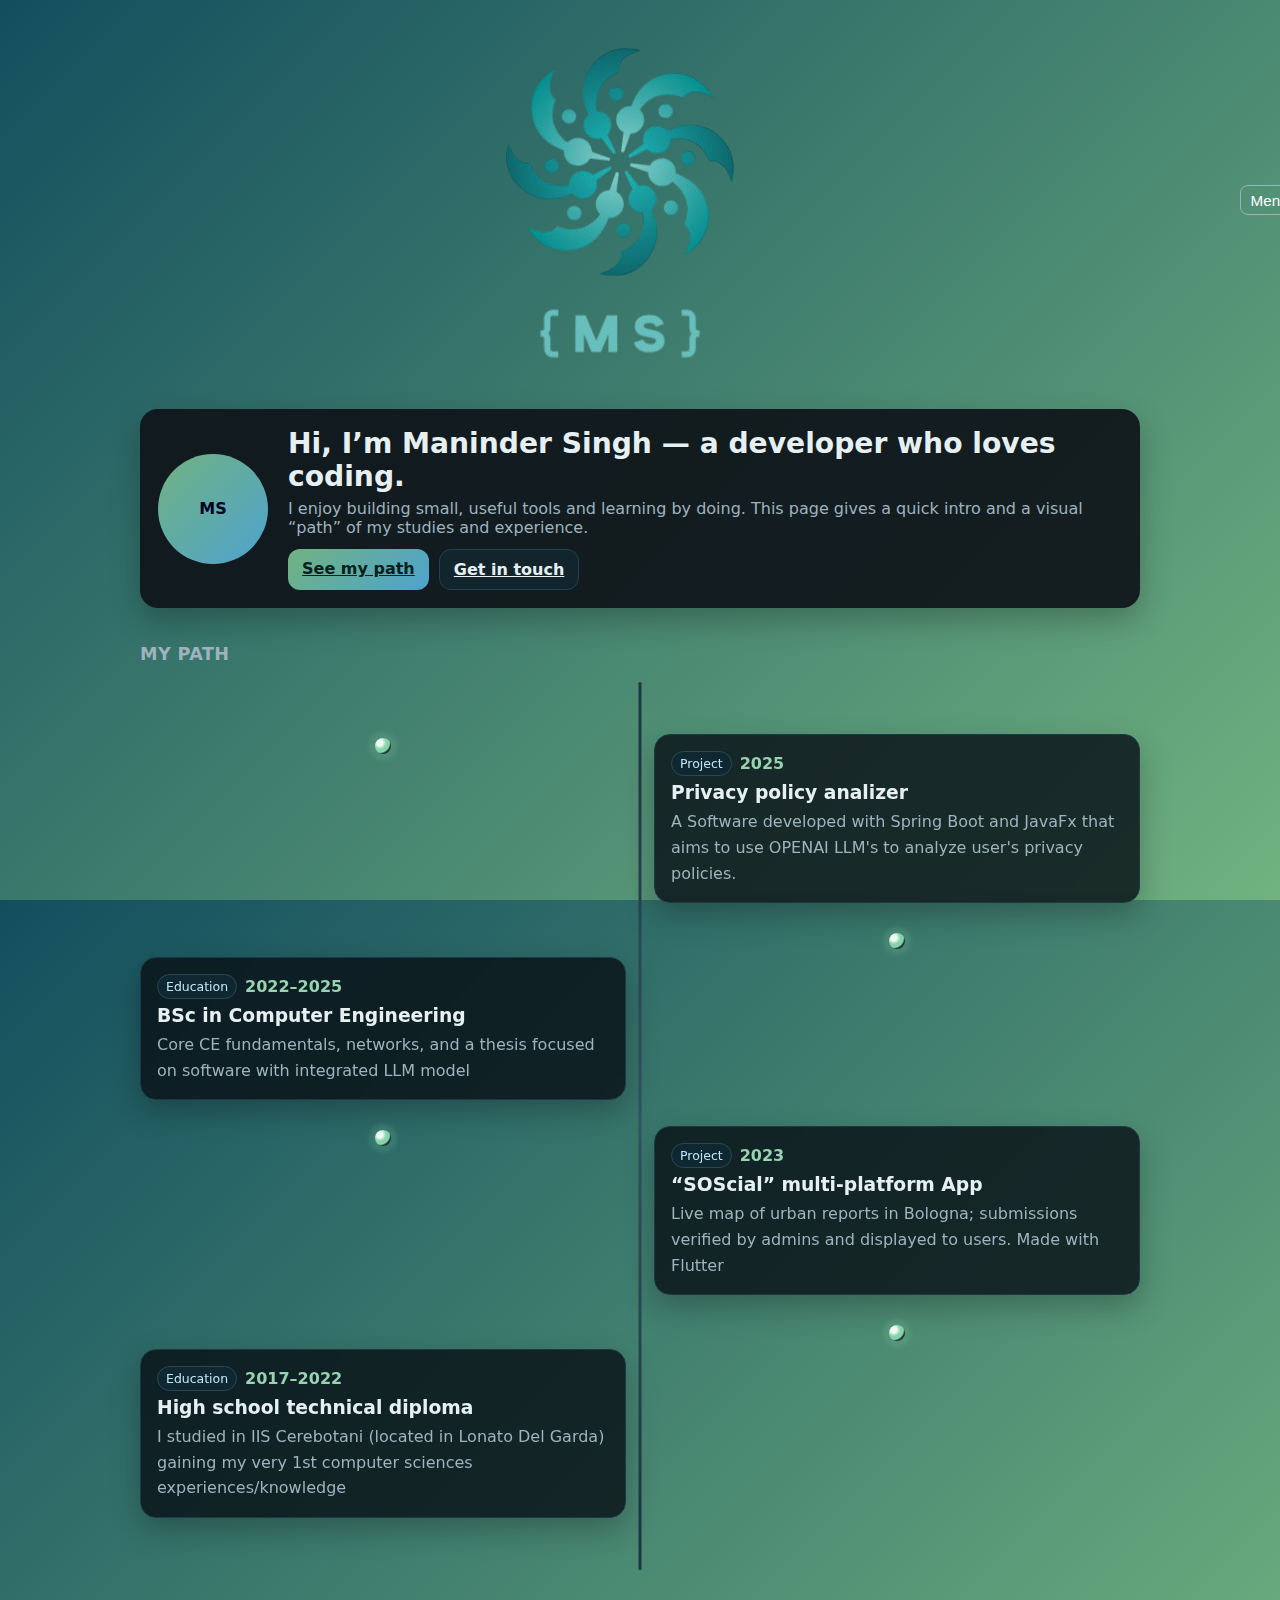
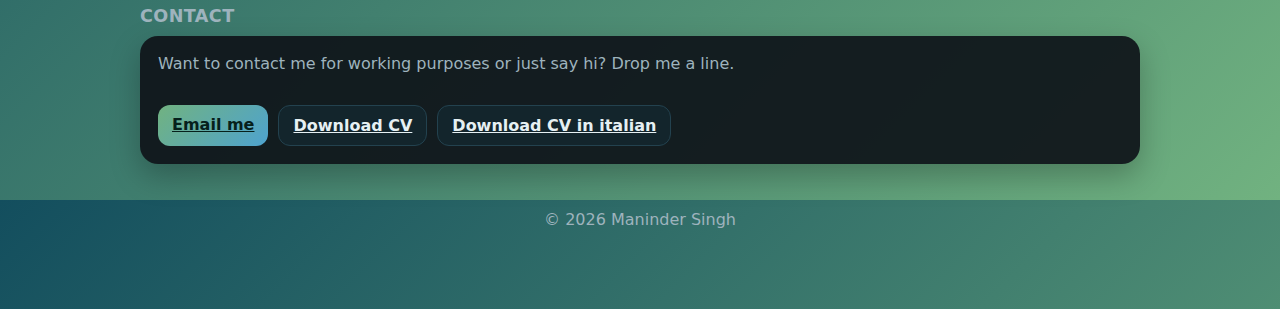
<file: index.html>
<!doctype html>
<html lang="en">

<head>
    <meta charset="utf-8" />
    <meta name="viewport" content="width=device-width, initial-scale=1" />
    <link rel="stylesheet" href="navbarStyle.css">
    <script src="navbarScript.js" defer></script>
    <title>My Home • Short Intro & Path</title>
    <style>
        :root {
            --bg: #134E5E;
            /* page background */
            --bg2: #71B280;
            --bg3: #2c5364;
            --card: #0f141aee;
            /* translucent card */
            --text: #e6f0f3;
            /* main text */
            --muted: #9eb3bd;
            /* secondary text */
            --accent: #71B280;
            /* green accent */
            --accent2: #4ea3cf;
            /* blue accent */
            --line: #1f3642;
            /* timeline line */
            --dot: #88d4ab;
            /* timeline dot */
            --shadow: 0 12px 30px rgba(0, 0, 0, .25);
            --radius: 18px;
        }

        html,
        body {
            height: 100%;
        }

        body {
            margin: 0;
            font-family: system-ui, -apple-system, Segoe UI, Roboto, Helvetica, Arial, sans-serif;
            background: linear-gradient(135deg, var(--bg), var(--bg2));
            color: var(--text);
            -webkit-font-smoothing: antialiased;
            -moz-osx-font-smoothing: grayscale;
        }

        /* ===== Layout ===== */
        .container {
            max-width: 1000px;
            margin: 0 auto;
            padding: 24px 18px 80px;
        }

      

        .hero {
            display: grid;
            grid-template-columns: 110px 1fr;
            gap: 20px;
            align-items: center;
            background: var(--card);
            border-radius: var(--radius);
            padding: 18px 18px;
            box-shadow: var(--shadow);
        }

        .avatar {
            width: 110px;
            height: 110px;
            border-radius: 50%;
            background: linear-gradient(135deg, var(--accent), var(--accent2));
            display: grid;
            place-items: center;
            color: #002;
            font-weight: 800;
        }

        .hero h1 {
            font-size: clamp(1.4rem, 2.2vw, 2rem);
            margin: 0 0 6px
        }

        .hero p {
            margin: 0;
            color: var(--muted)
        }

        .cta {
            margin-top: 12px;
            display: flex;
            gap: 10px;
            flex-wrap: wrap
        }

        .btn {
            background: linear-gradient(135deg, var(--accent), var(--accent2));
            color: #06201b;
            border: none;
            padding: 10px 14px;
            border-radius: 12px;
            font-weight: 700;
            cursor: pointer
        }

        .btn.secondary {
            background: #13252c;
            color: var(--text);
            border: 1px solid #23424f
        }

        /* ===== Path Timeline ===== */
        .section-title {
            margin: 36px 0 10px;
            font-size: 1.1rem;
            color: var(--muted);
            font-weight: 700;
            letter-spacing: .4px;
            text-transform: uppercase
        }

        .timeline {
            position: relative;
            margin: 18px 0 0;
            padding: 26px 0
        }

        /* center line */
        .timeline::before {
            content: "";
            position: absolute;
            left: 50%;
            top: 0;
            bottom: 0;
            width: 3px;
            background: linear-gradient(var(--line), #335463, var(--line));
            border-radius: 2px;
            transform: translateX(-50%)
        }

        .item {
            position: relative;
            display: grid;
            grid-template-columns: repeat(2, 1fr);
            gap: 28px;
            margin: 26px 0
        }

        .item:nth-child(even) .card {
            grid-column: 1
        }

        .item:nth-child(even) .spacer {
            grid-column: 2
        }

        .spacer {
            position: relative;
        }

        /* dot on the center line */
        .spacer::before {
            content: "";
            position: absolute;
            left: 50%;
            top: 12px;
            transform: translate(-50%, -50%);
            width: 16px;
            height: 16px;
            border-radius: 50%;
            background: radial-gradient(circle at 30% 30%, #fff 0 20%, var(--dot) 40% 60%, #0a1b21 70%)
        }

        .spacer::after {
            content: "";
            position: absolute;
            left: 50%;
            top: 12px;
            transform: translate(-50%, -50%);
            width: 28px;
            height: 28px;
            border-radius: 50%;
            background: rgba(136, 212, 171, .16);
            filter: blur(2px)
        }

        .card {
            background: rgba(9, 16, 22, .82);
            backdrop-filter: blur(6px);
            border: 1px solid #1e3945;
            border-radius: 16px;
            padding: 16px 16px;
            box-shadow: var(--shadow);
            transition: transform .2s ease, box-shadow .2s ease;
        }

        .card:hover {
            transform: translateY(-3px);
            box-shadow: 0 16px 36px rgba(0, 0, 0, .35)
        }

        .meta {
            display: flex;
            gap: 8px;
            align-items: center;
            margin-bottom: 6px
        }

        .badge {
            font-size: .78rem;
            background: #0f2730;
            border: 1px solid #254957;
            color: #bfe7f8;
            padding: 4px 8px;
            border-radius: 999px
        }

        .year {
            font-weight: 800;
            color: #97d2b1
        }

        .card h3 {
            margin: 6px 0 6px
        }

        .card p {
            margin: 0;
            color: var(--muted);
            line-height: 1.6
        }

        /* ===== Footer ===== */
        footer {
            margin: 46px 0 0;
            color: var(--muted);
            text-align: center
        }

        /* ===== Responsive ===== */
        @media (max-width: 820px) {
            .item {
                grid-template-columns: 1fr;
            }

            .timeline::before {
                left: 22px;
                transform: none
            }

            .spacer::before,
            .spacer::after {
                left: 22px;
            }

            .item .card {
                grid-column: 1;
                margin-left: 48px
            }
        }
    </style>
</head>

<body>
    <header class="nav" id="nav">
            <div class="right">

            </div>

            <div class="brand"><img id="imgLogo" class="imgLogo" src="materialeGithub/logo.png" alt="logo"></div>
            <div class="left"></div>
            <div class="menu-container">
                <button class="menu-btn" id="menu-btn" aria-expanded="false" aria-controls="menu">Menu</button>
                <ul class="nav-links" id="menu" role="menu">
                    <li><a href="index.html" role="menuitem">Home</a></li>
                    <li><a href="contacts.html" role="menuitem">Contatti</a></li>
                    <li><a href="myRepos.html" role="menuitem">I miei lavori</a></li>
                </ul>
            </div>

        </header>
    <div class="container">
        

        <section id="about" class="hero">
            <div class="avatar">MS</div>
            <div>
                <h1>Hi, I’m Maninder Singh — a developer who loves coding.</h1>
                <p>I enjoy building small, useful tools and learning by doing. This page gives a quick intro and a
                    visual “path” of my studies and experience.</p>
                <div class="cta">
                    <a class="btn" href="#path">See my path</a>
                    <a class="btn secondary" href="#contact">Get in touch</a>
                </div>
            </div>
        </section>

        <h2 id="path" class="section-title">My Path</h2>
        <section class="timeline">
            <!-- Item 0 -->
            <div class="item">
                <div class="spacer" aria-hidden="true"></div>
                <div class="card">
                    <div class="meta"><span class="badge">Project</span><span class="year">2025</span></div>
                    <h3>Privacy policy analizer</h3>
                    <p>A Software developed with Spring Boot and JavaFx that aims to use OPENAI LLM's to analyze user's privacy policies.</p>
                </div>
                
            </div>
            <!-- Item 1 -->
            <div class="item">
                <div class="spacer" aria-hidden="true"></div>
                <div class="card">
                    <div class="meta"><span class="badge">Education</span><span class="year">2022–2025</span></div>
                    <h3>BSc in Computer Engineering</h3>
                    <p>Core CE fundamentals, networks, and a thesis focused on software with integrated LLM model</p>
                </div>
                
            </div>

            <!-- Item 2 -->
            <div class="item">
                <div class="spacer" aria-hidden="true"></div>
                <div class="card">
                    <div class="meta"><span class="badge">Project</span><span class="year">2023</span></div>
                    <h3>“SOScial” multi-platform App</h3>
                    <p>Live map of urban reports in Bologna; submissions verified by admins and displayed to users. Made with Flutter</p>
                </div>
                
            </div>

            <!-- Item 3 -->
            <div class="item">
                <div class="spacer" aria-hidden="true"></div>
                <div class="card">
                    <div class="meta"><span class="badge">Education</span><span class="year">2017–2022</span></div>
                    <h3>High school technical diploma</h3>
                    <p>I studied in IIS Cerebotani (located in Lonato Del Garda) gaining my very 1st computer sciences experiences/knowledge</p>
                </div>
                
            </div>
        </section>

        <h2 id="contact" class="section-title">Contact</h2>
        <section class="hero" style="grid-template-columns:1fr">
            <p>Want to contact me for working purposes or just say hi? Drop me a line.</p>
            <div class="cta">
                <a class="btn" href="mailto:maninderqwer2@gmail.com">Email me</a>
                <a class="btn secondary" href="cvEng.pdf">Download CV</a>
                <a class="btn secondary" href="cvIta.pdf">Download CV in italian</a>
            </div>
        </section>

        <footer>© <span id="y"></span> Maninder Singh</footer>
    </div>

    <script>
        // tiny script to update the footer year
        document.getElementById('y').textContent = new Date().getFullYear();
    </script>
</body>

</html>
</file>
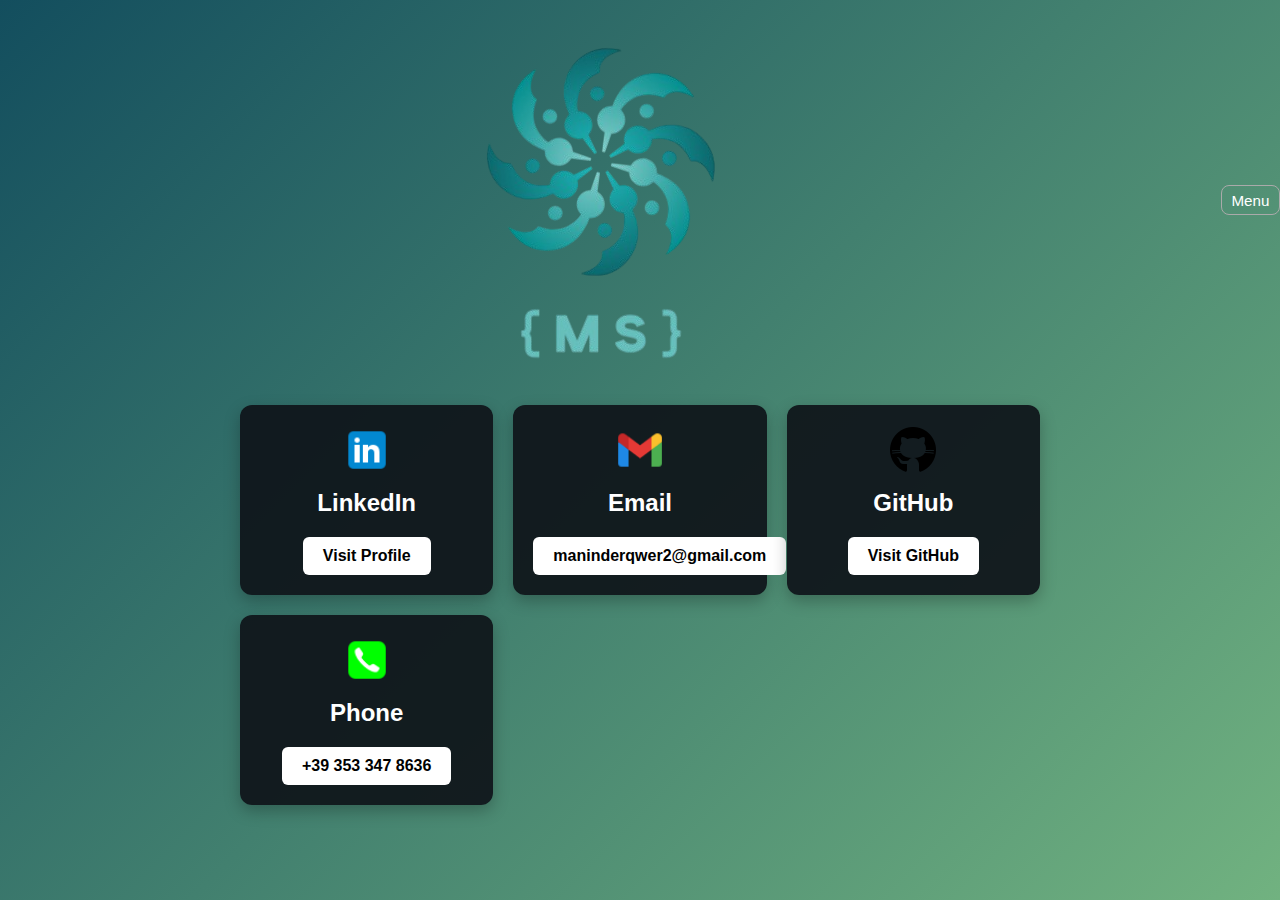
<file: contacts.html>
<!DOCTYPE html>
<html lang="en">
<head>
  <meta charset="UTF-8">
  <meta name="viewport" content="width=device-width, initial-scale=1.0">
  <link rel="stylesheet" href="navbarStyle.css">
  <title>Contacts | My GitHub</title>
  <script type="text/javascript" src="navbarScript.js" defer></script>
  <style>
    body {
      margin: 0;
      font-family: "Segoe UI", Tahoma, Geneva, Verdana, sans-serif;
      background: linear-gradient(135deg, #134E5E, #71B280);
      color: #fff;
      min-height: 100vh;
      display: flex;
      flex-direction: column;
      align-items: center;
    }

    main {
      display: grid;
      grid-template-columns: repeat(auto-fit, minmax(250px, 1fr));
      gap: 20px;
      width: 90%;
      max-width: 800px;
      padding: 20px;
    }
    
    .card {
      background: #0f141aee;
      border-radius: 12px;
      padding: 20px;
      box-shadow: 0 6px 16px rgba(0,0,0,0.25);
      text-align: center;
      transition: transform 0.2s, background 0.2s;
    }

    .card:hover {
      transform: translateY(-5px);
      background: rgba(255, 255, 255, 0.1);
    }

    .card h2 {
      margin: 10px 0;
    }

    .card a {
      display: inline-block;
      margin-top: 10px;
      padding: 10px 20px;
      text-decoration: none;
      background: #FFF;
      color: #000;
      font-weight: bold;
      border-radius: 6px;
      transition: background 0.3s;
    }

    .card a:hover {
      background: #134E5E;
      color: #FFF;
    }

    .card img {
      border-radius: 8px;
      width:50px;
      height:50px;
    }
  </style>
</head>
<body>
  
  <header class="nav" id="nav">
    <div class="right"></div>

    <div class="brand">
      <img id="imgLogo" class="imgLogo" src="materialeGithub/logo.png" alt="logo">
    </div>
    <div class="left"></div>
    <div class="menu-container">
      <button class="menu-btn" id="menu-btn" aria-expanded="false" aria-controls="menu">Menu</button>
      <ul class="nav-links" id="menu" role="menu">
        <li><a href="index.html" role="menuitem">Home</a></li>
        <li><a href="contacts.html" role="menuitem">Contatti</a></li>
        <li><a href="myRepos.html" role="menuitem">I miei lavori</a></li>
      </ul>
    </div>
  </header>
  

  <main>
    <div class="card">
      <img src="materialeGithub/linkedinLogo.png" alt="LinkedIn Logo">
      <h2>LinkedIn</h2>
      <a href="https://www.linkedin.com/in/manindersingh03" target="_blank">Visit Profile</a>
    </div>

    <div class="card">
      <img src="materialeGithub/gmailLogo.png" alt="Email Icon">
      <h2>Email</h2>
      <a href="mailto:maninderqwer2@gmail.com">maninderqwer2@gmail.com</a>
    </div>

    <div class="card">
      <img src="materialeGithub/gitLogo.png" alt="GitHub Logo">
      <h2>GitHub</h2>
      <a href="https://github.com/DeafKnight03" target="_blank">Visit GitHub</a>
    </div>

    <div class="card">
      <img src="materialeGithub/phoneLogo.png" alt="Phone Icon">
      <h2>Phone</h2>
      <a href="tel:+393533478636">+39 353 347 8636</a>
    </div>
  </main>
</body>
</html>
</file>
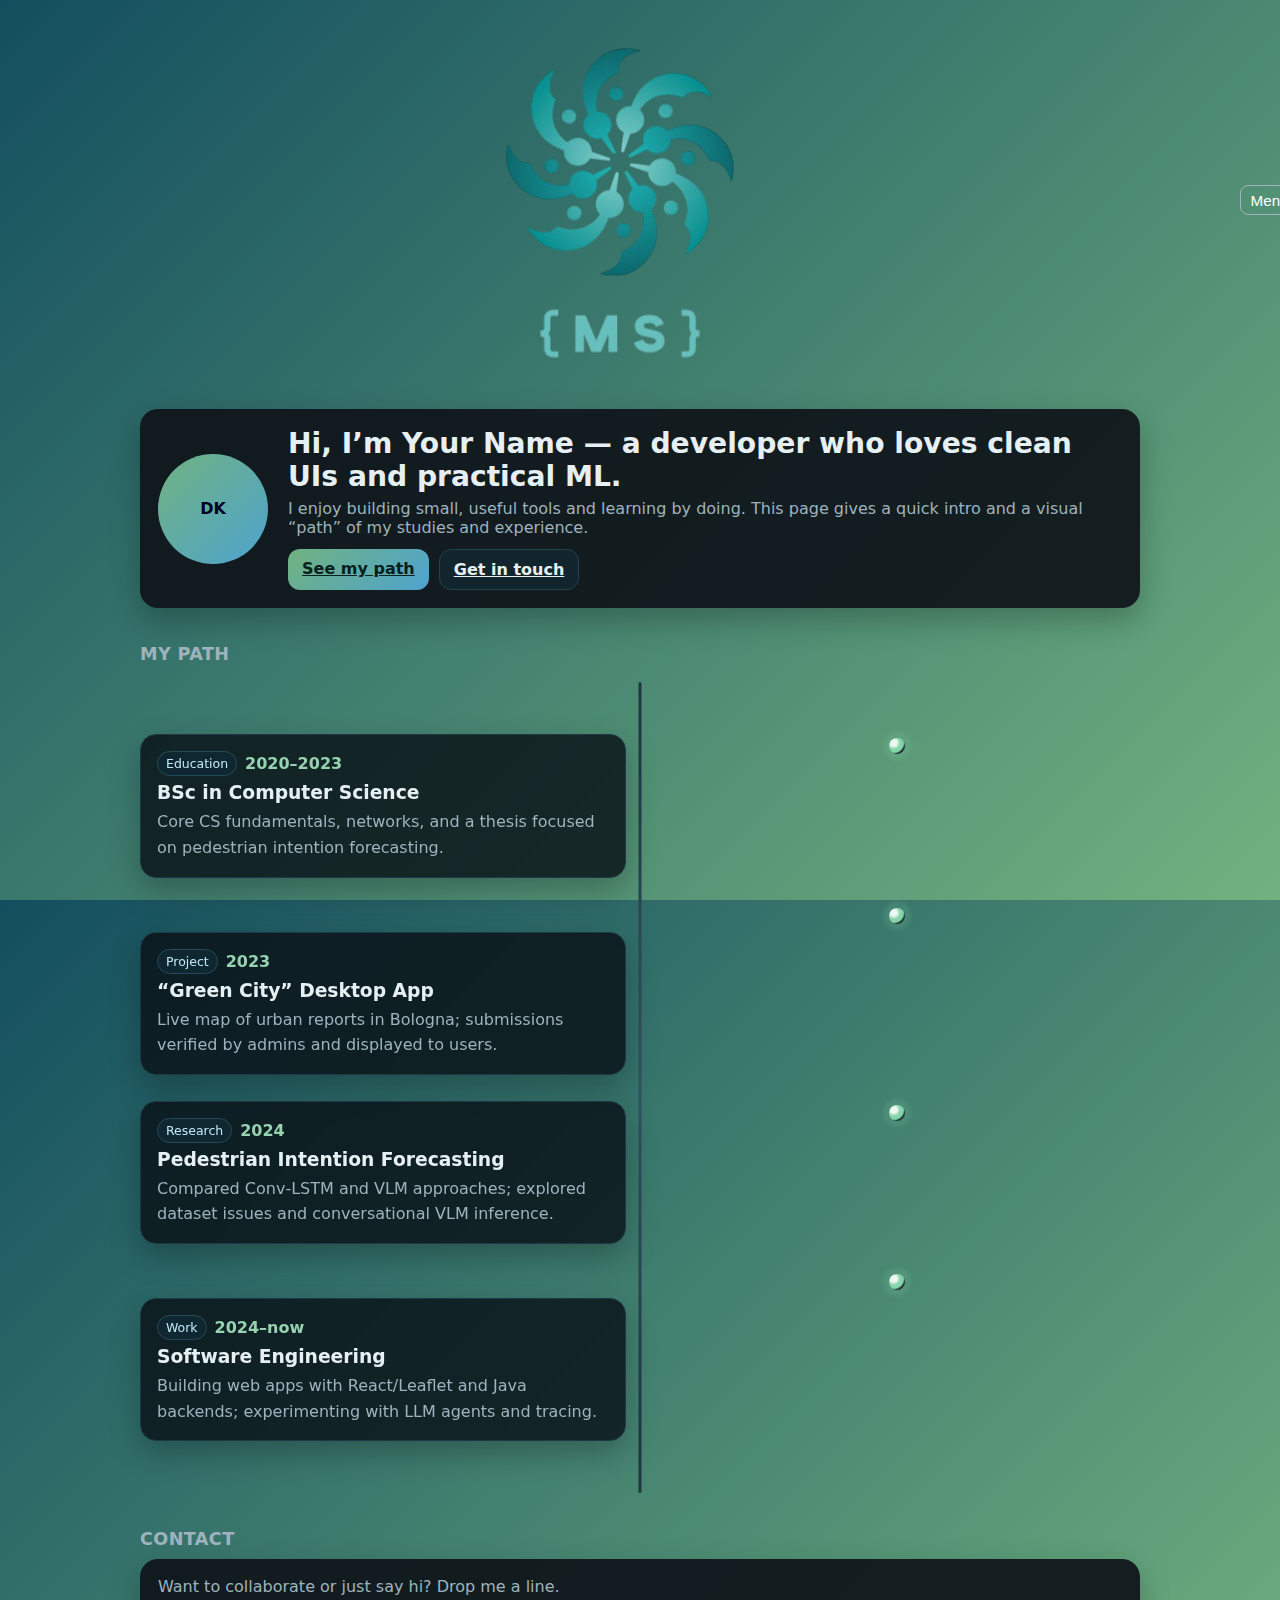
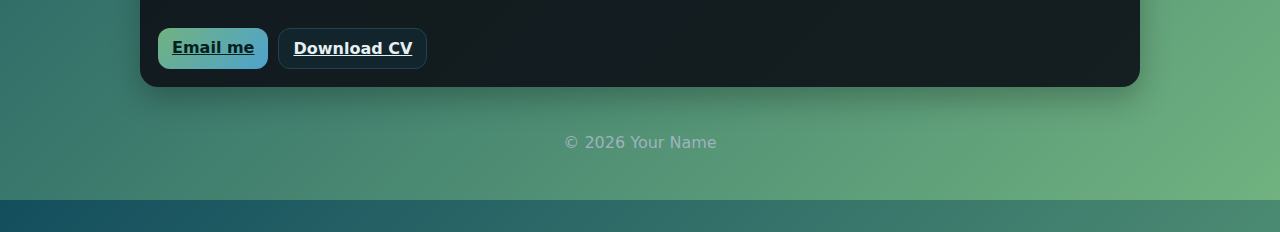
<file: myRepos.html>
<!doctype html>
<html lang="en">

<head>
    <meta charset="utf-8" />
    <meta name="viewport" content="width=device-width, initial-scale=1" />
    <link rel="stylesheet" href="navbarStyle.css">
    <script src="navbarScript.js" defer></script>
    <title>My Home • Short Intro & Path</title>
    <style>
        :root {
            --bg: #134E5E;
            /* page background */
            --bg2: #71B280;
            --bg3: #2c5364;
            --card: #0f141aee;
            /* translucent card */
            --text: #e6f0f3;
            /* main text */
            --muted: #9eb3bd;
            /* secondary text */
            --accent: #71B280;
            /* green accent */
            --accent2: #4ea3cf;
            /* blue accent */
            --line: #1f3642;
            /* timeline line */
            --dot: #88d4ab;
            /* timeline dot */
            --shadow: 0 12px 30px rgba(0, 0, 0, .25);
            --radius: 18px;
        }

        html,
        body {
            height: 100%;
        }

        body {
            margin: 0;
            font-family: system-ui, -apple-system, Segoe UI, Roboto, Helvetica, Arial, sans-serif;
            background: linear-gradient(135deg, var(--bg), var(--bg2));
            color: var(--text);
            -webkit-font-smoothing: antialiased;
            -moz-osx-font-smoothing: grayscale;
        }

        /* ===== Layout ===== */
        .container {
            max-width: 1000px;
            margin: 0 auto;
            padding: 24px 18px 80px;
        }

      

        .hero {
            display: grid;
            grid-template-columns: 110px 1fr;
            gap: 20px;
            align-items: center;
            background: var(--card);
            border-radius: var(--radius);
            padding: 18px 18px;
            box-shadow: var(--shadow);
        }

        .avatar {
            width: 110px;
            height: 110px;
            border-radius: 50%;
            background: linear-gradient(135deg, var(--accent), var(--accent2));
            display: grid;
            place-items: center;
            color: #002;
            font-weight: 800;
        }

        .hero h1 {
            font-size: clamp(1.4rem, 2.2vw, 2rem);
            margin: 0 0 6px
        }

        .hero p {
            margin: 0;
            color: var(--muted)
        }

        .cta {
            margin-top: 12px;
            display: flex;
            gap: 10px;
            flex-wrap: wrap
        }

        .btn {
            background: linear-gradient(135deg, var(--accent), var(--accent2));
            color: #06201b;
            border: none;
            padding: 10px 14px;
            border-radius: 12px;
            font-weight: 700;
            cursor: pointer
        }

        .btn.secondary {
            background: #13252c;
            color: var(--text);
            border: 1px solid #23424f
        }

        /* ===== Path Timeline ===== */
        .section-title {
            margin: 36px 0 10px;
            font-size: 1.1rem;
            color: var(--muted);
            font-weight: 700;
            letter-spacing: .4px;
            text-transform: uppercase
        }

        .timeline {
            position: relative;
            margin: 18px 0 0;
            padding: 26px 0
        }

        /* center line */
        .timeline::before {
            content: "";
            position: absolute;
            left: 50%;
            top: 0;
            bottom: 0;
            width: 3px;
            background: linear-gradient(var(--line), #335463, var(--line));
            border-radius: 2px;
            transform: translateX(-50%)
        }

        .item {
            position: relative;
            display: grid;
            grid-template-columns: repeat(2, 1fr);
            gap: 28px;
            margin: 26px 0
        }

        .item:nth-child(even) .card {
            grid-column: 1
        }

        .item:nth-child(even) .spacer {
            grid-column: 2
        }

        .spacer {
            position: relative;
        }

        /* dot on the center line */
        .spacer::before {
            content: "";
            position: absolute;
            left: 50%;
            top: 12px;
            transform: translate(-50%, -50%);
            width: 16px;
            height: 16px;
            border-radius: 50%;
            background: radial-gradient(circle at 30% 30%, #fff 0 20%, var(--dot) 40% 60%, #0a1b21 70%)
        }

        .spacer::after {
            content: "";
            position: absolute;
            left: 50%;
            top: 12px;
            transform: translate(-50%, -50%);
            width: 28px;
            height: 28px;
            border-radius: 50%;
            background: rgba(136, 212, 171, .16);
            filter: blur(2px)
        }

        .card {
            background: rgba(9, 16, 22, .82);
            backdrop-filter: blur(6px);
            border: 1px solid #1e3945;
            border-radius: 16px;
            padding: 16px 16px;
            box-shadow: var(--shadow);
            transition: transform .2s ease, box-shadow .2s ease;
        }

        .card:hover {
            transform: translateY(-3px);
            box-shadow: 0 16px 36px rgba(0, 0, 0, .35)
        }

        .meta {
            display: flex;
            gap: 8px;
            align-items: center;
            margin-bottom: 6px
        }

        .badge {
            font-size: .78rem;
            background: #0f2730;
            border: 1px solid #254957;
            color: #bfe7f8;
            padding: 4px 8px;
            border-radius: 999px
        }

        .year {
            font-weight: 800;
            color: #97d2b1
        }

        .card h3 {
            margin: 6px 0 6px
        }

        .card p {
            margin: 0;
            color: var(--muted);
            line-height: 1.6
        }

        /* ===== Footer ===== */
        footer {
            margin: 46px 0 0;
            color: var(--muted);
            text-align: center
        }

        /* ===== Responsive ===== */
        @media (max-width: 820px) {
            .item {
                grid-template-columns: 1fr;
            }

            .timeline::before {
                left: 22px;
                transform: none
            }

            .spacer::before,
            .spacer::after {
                left: 22px;
            }

            .item .card {
                grid-column: 1;
                margin-left: 48px
            }
        }
    </style>
</head>

<body>
    <header class="nav" id="nav">
            <div class="right">

            </div>

            <div class="brand"><img id="imgLogo" class="imgLogo" src="materialeGithub/logo.png" alt="logo"></div>
            <div class="left"></div>
            <div class="menu-container">
                <button class="menu-btn" id="menu-btn" aria-expanded="false" aria-controls="menu">Menu</button>
                <ul class="nav-links" id="menu" role="menu">
                    <li><a href="index.html" role="menuitem">Home</a></li>
                    <li><a href="contacts.html" role="menuitem">Contatti</a></li>
                    <li><a href="myRepos.html" role="menuitem">I miei lavori</a></li>
                </ul>
            </div>

        </header>
    <div class="container">
        

        <section id="about" class="hero">
            <div class="avatar">DK</div>
            <div>
                <h1>Hi, I’m Your Name — a developer who loves clean UIs and practical ML.</h1>
                <p>I enjoy building small, useful tools and learning by doing. This page gives a quick intro and a
                    visual “path” of my studies and experience.</p>
                <div class="cta">
                    <a class="btn" href="#path">See my path</a>
                    <a class="btn secondary" href="#contact">Get in touch</a>
                </div>
            </div>
        </section>

        <h2 id="path" class="section-title">My Path</h2>
        <section class="timeline">
            <!-- Item 1 -->
            <div class="item">
                <div class="card">
                    <div class="meta"><span class="badge">Education</span><span class="year">2020–2023</span></div>
                    <h3>BSc in Computer Science</h3>
                    <p>Core CS fundamentals, networks, and a thesis focused on pedestrian intention forecasting.</p>
                </div>
                <div class="spacer" aria-hidden="true"></div>
            </div>

            <!-- Item 2 -->
            <div class="item">
                <div class="spacer" aria-hidden="true"></div>
                <div class="card">
                    <div class="meta"><span class="badge">Project</span><span class="year">2023</span></div>
                    <h3>“Green City” Desktop App</h3>
                    <p>Live map of urban reports in Bologna; submissions verified by admins and displayed to users.</p>
                </div>
            </div>

            <!-- Item 3 -->
            <div class="item">
                <div class="card">
                    <div class="meta"><span class="badge">Research</span><span class="year">2024</span></div>
                    <h3>Pedestrian Intention Forecasting</h3>
                    <p>Compared Conv‑LSTM and VLM approaches; explored dataset issues and conversational VLM inference.
                    </p>
                </div>
                <div class="spacer" aria-hidden="true"></div>
            </div>

            <!-- Item 4 -->
            <div class="item">
                <div class="spacer" aria-hidden="true"></div>
                <div class="card">
                    <div class="meta"><span class="badge">Work</span><span class="year">2024–now</span></div>
                    <h3>Software Engineering</h3>
                    <p>Building web apps with React/Leaflet and Java backends; experimenting with LLM agents and
                        tracing.</p>
                </div>
            </div>
        </section>

        <h2 id="contact" class="section-title">Contact</h2>
        <section class="hero" style="grid-template-columns:1fr">
            <p>Want to collaborate or just say hi? Drop me a line.</p>
            <div class="cta">
                <a class="btn" href="mailto:you@example.com">Email me</a>
                <a class="btn secondary" href="#">Download CV</a>
            </div>
        </section>

        <footer>© <span id="y"></span> Your Name</footer>
    </div>

    <script>
        // tiny script to update the footer year
        document.getElementById('y').textContent = new Date().getFullYear();
    </script>
</body>

</html>
</file>
<file: navbarStyle.css>
:root {
  --bg: #111;
  --fg: #fff;
  --muted: #aaa;
  --accent: #e53935;
}
/* Barra */
.nav {
  background: transparent;
  color: var(--fg);
  display: flex;
  align-items: center;
  padding: 0.6rem 1rem;
  width: 100%;
  margin-top: 15px;
}

.nav .left,
.nav .right { flex: 1; }

.nav .brand {
  flex: 0;                /* the logo itself doesn’t stretch */
  text-align: center;
  font-weight: 700;
  letter-spacing: .3px;
  margin: 0 auto;         /* keeps it centered between left/right */
}

.nav .right {
  display: flex;
  justify-content: flex-start;
  gap: .5rem;
}

.menu-btn {
  margin-left: 15px;
  background: transparent;
  color: var(--fg);
  border: 1px solid var(--muted);
  padding: .35rem .6rem;
  border-radius: .5rem;
  cursor: pointer;
  font-size: .95rem;
  flex: 0;                /* IMPORTANT: don’t let the button take 1/3 width */
}

/* Lista link */
.nav-links {
  list-style: none;
  margin: 0;
  padding: 0;
  display: none; /* nascosto di default su mobile */
  flex-direction: column;
  gap: 0.2rem;
  width: 100%;
  background: var(--bg);
  border-top: 1px solid #222;


  overflow: hidden;          /* hide content when collapsed */
  max-height: 0;             /* collapsed */
  opacity: 0;
  transform: translateY(-5px);
  transition: max-height 0.3s ease, opacity 0.25s ease, transform 0.25s ease;
  border: 1px solid #222;
  border-radius: 6px;
  position: absolute;
  top: 100%;
  right: 0;
  min-width: 150px;
  z-index: 1000;
}
.nav-links a {
  display: block;
  padding: 0.7rem 1rem;
  color: var(--fg);
  text-decoration: none;
}
.nav-links a:hover {
  background: #1a1a1a;
}

/* Quando aperto */
.nav.open + .nav-links {
  display: flex;
}

@media (min-width: 700px) {
  .menu-btn {
    display: inline-flex;
  } /* keep the button if you want */
  .nav {
    padding: 0.7rem 1.2rem;
  }

  /* keep hidden by default on desktop too */
  .nav-links {
    display: none;
    flex-direction: row;
    gap: 0.5rem;
    border-top: none;
    width: auto;
  }

  /* show only when header has .open */
  .nav.open + .nav-links {
    display: flex;
  }

  .nav-links a {
    padding: 0.4rem 0.7rem;
    border-radius: 0.4rem;
  }
}
</file>
